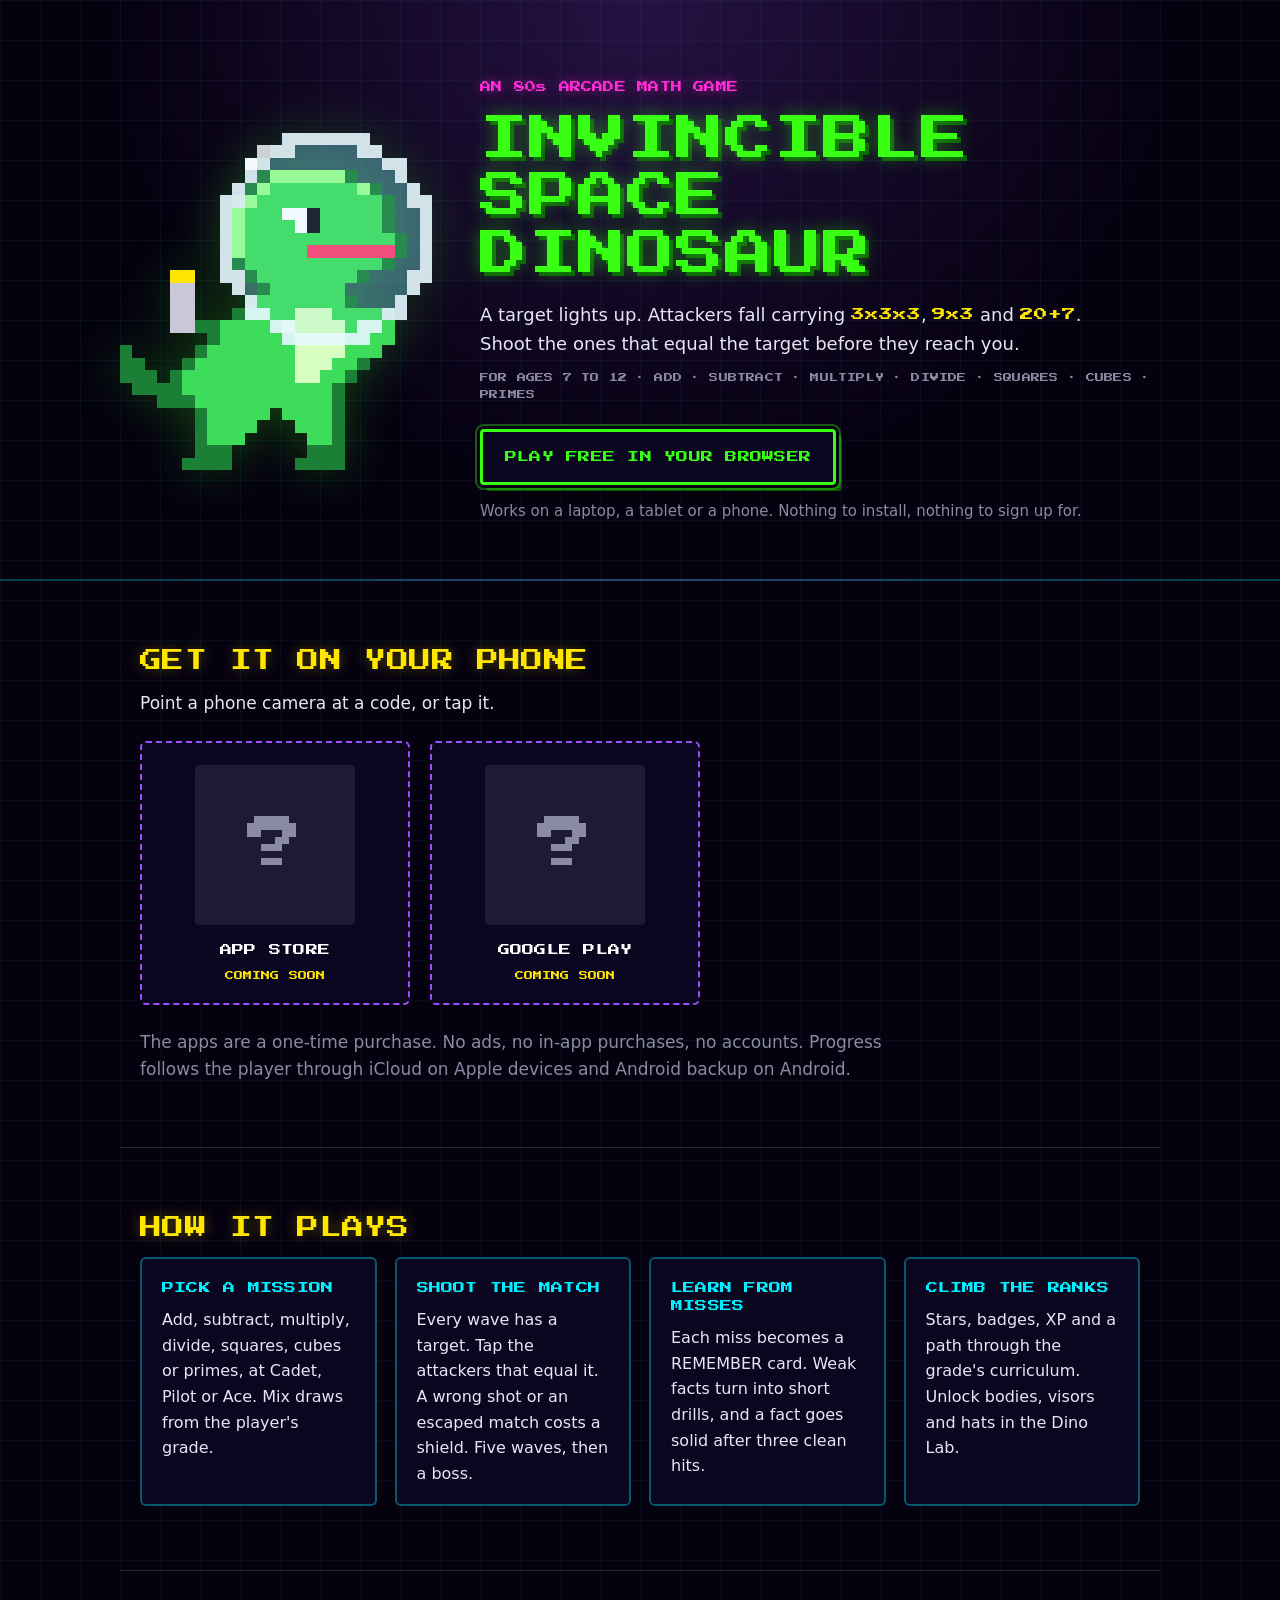
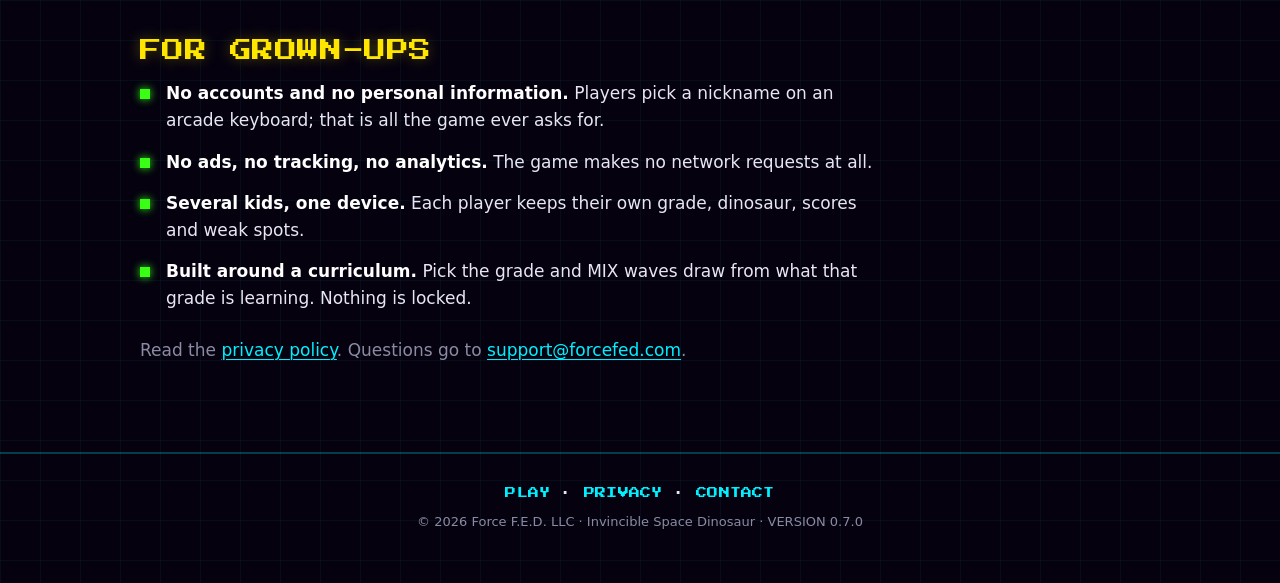
<file: index.html>
<!doctype html>
<html lang="en">
  <head>
    <meta charset="UTF-8" />
    <meta name="viewport" content="width=device-width, initial-scale=1.0" />
    <meta name="theme-color" content="#05010f" />
    <title>Invincible Space Dinosaur</title>
    <meta
      name="description"
      content="An 80s arcade math game for kids 7 to 12. Shoot the attackers that equal the target. Play free in the browser, or get it for iPhone, iPad and Android."
    />
    <link rel="canonical" href="https://invinciblespacedinosaur.com/" />
    <link rel="icon" type="image/png" href="/favicon.png" />
    <link rel="apple-touch-icon" href="/assets/icon-512.png" />
    <meta property="og:type" content="website" />
    <meta property="og:title" content="Invincible Space Dinosaur" />
    <meta property="og:description" content="An 80s arcade math game for kids 7 to 12. Shoot the attackers that equal the target." />
    <meta property="og:url" content="https://invinciblespacedinosaur.com/" />
    <meta property="og:image" content="https://invinciblespacedinosaur.com/assets/icon-512.png" />
    <link rel="preload" href="/assets/press-start-2p.woff2" as="font" type="font/woff2" crossorigin />
    <link rel="stylesheet" href="/assets/site.css" />
  </head>
  <body>
    <a class="skip" href="#main">Skip to content</a>
    <header class="hero">
      <div class="hero-inner">
        <img class="dino" src="/assets/dino.png" width="300" height="324" alt="The Invincible Space Dinosaur, a green pixel-art dinosaur with a sky-blue visor" />
        <div class="hero-text">
          <p class="kicker">AN 80s ARCADE MATH GAME</p>
          <h1>INVINCIBLE<br />SPACE<br />DINOSAUR</h1>
          <p class="tagline">
            A target lights up. Attackers fall carrying <span class="mono">3x3x3</span>, <span class="mono">9x3</span> and
            <span class="mono">20+7</span>. Shoot the ones that equal the target before they reach you.
          </p>
          <p class="age">FOR AGES 7 TO 12 · ADD · SUBTRACT · MULTIPLY · DIVIDE · SQUARES · CUBES · PRIMES</p>
          <a class="button play" href="/play/">PLAY FREE IN YOUR BROWSER</a>
          <p class="hint">Works on a laptop, a tablet or a phone. Nothing to install, nothing to sign up for.</p>
        </div>
      </div>
    </header>

    <main id="main">
      <section class="stores" aria-labelledby="stores-title">
        <h2 id="stores-title">GET IT ON YOUR PHONE</h2>
        <p class="lead">Point a phone camera at a code, or tap it.</p>
        <div class="store-grid">
          <div class="store soon" aria-label="APP STORE: coming soon">
  <span class="qr qr-soon" aria-hidden="true">?</span>
  <span class="store-name">APP STORE</span>
  <span class="store-sub">COMING SOON</span>
</div>
          <div class="store soon" aria-label="GOOGLE PLAY: coming soon">
  <span class="qr qr-soon" aria-hidden="true">?</span>
  <span class="store-name">GOOGLE PLAY</span>
  <span class="store-sub">COMING SOON</span>
</div>
        </div>
        <p class="note">
          The apps are a one-time purchase. No ads, no in-app purchases, no accounts. Progress follows the player through
          iCloud on Apple devices and Android backup on Android.
        </p>
      </section>

      <section class="how" aria-labelledby="how-title">
        <h2 id="how-title">HOW IT PLAYS</h2>
        <div class="cards">
          <article class="card">
            <h3>PICK A MISSION</h3>
            <p>Add, subtract, multiply, divide, squares, cubes or primes, at Cadet, Pilot or Ace. Mix draws from the player's grade.</p>
          </article>
          <article class="card">
            <h3>SHOOT THE MATCH</h3>
            <p>Every wave has a target. Tap the attackers that equal it. A wrong shot or an escaped match costs a shield. Five waves, then a boss.</p>
          </article>
          <article class="card">
            <h3>LEARN FROM MISSES</h3>
            <p>Each miss becomes a REMEMBER card. Weak facts turn into short drills, and a fact goes solid after three clean hits.</p>
          </article>
          <article class="card">
            <h3>CLIMB THE RANKS</h3>
            <p>Stars, badges, XP and a path through the grade's curriculum. Unlock bodies, visors and hats in the Dino Lab.</p>
          </article>
        </div>
      </section>

      <section class="parents" aria-labelledby="parents-title">
        <h2 id="parents-title">FOR GROWN-UPS</h2>
        <ul class="facts">
          <li><strong>No accounts and no personal information.</strong> Players pick a nickname on an arcade keyboard; that is all the game ever asks for.</li>
          <li><strong>No ads, no tracking, no analytics.</strong> The game makes no network requests at all.</li>
          <li><strong>Several kids, one device.</strong> Each player keeps their own grade, dinosaur, scores and weak spots.</li>
          <li><strong>Built around a curriculum.</strong> Pick the grade and MIX waves draw from what that grade is learning. Nothing is locked.</li>
        </ul>
        <p class="note">Read the <a href="/privacy/">privacy policy</a>. Questions go to <a href="mailto:support@forcefed.com">support@forcefed.com</a>.</p>
      </section>
    </main>

    <footer>
      <p>
        <a href="/play/">PLAY</a> · <a href="/privacy/">PRIVACY</a> · <a href="mailto:support@forcefed.com">CONTACT</a>
      </p>
      <p class="fine">© 2026 Force F.E.D. LLC · Invincible Space Dinosaur · VERSION 0.7.0</p>
    </footer>
  </body>
</html>
</file>
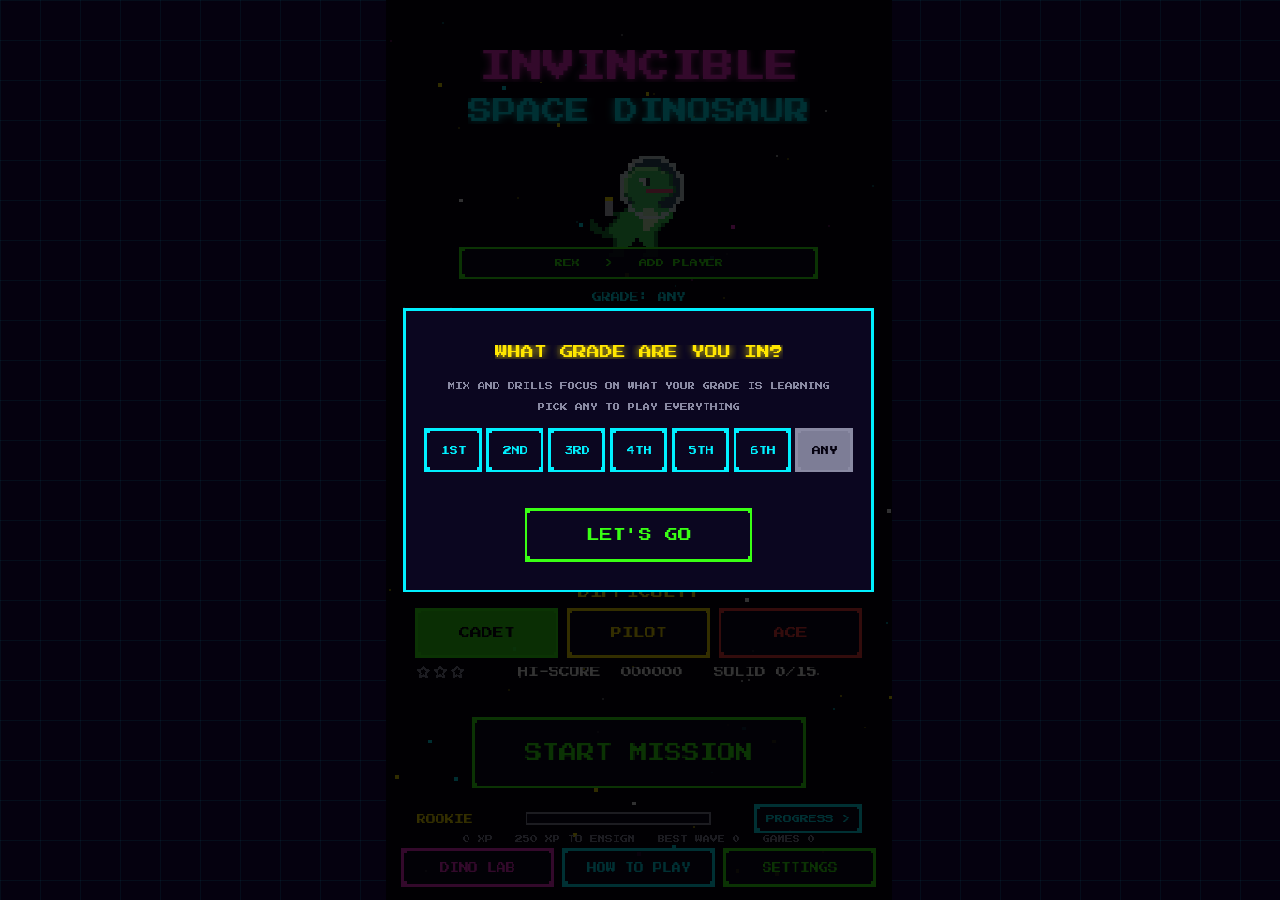
<file: play/index.html>
<!doctype html>
<html lang="en">
  <head>
    <meta charset="UTF-8" />
    <meta name="viewport" content="width=device-width, initial-scale=1.0, viewport-fit=cover, user-scalable=no" />
    <meta name="theme-color" content="#05010f" />
    <meta name="apple-mobile-web-app-capable" content="yes" />
    <meta name="apple-mobile-web-app-status-bar-style" content="black-translucent" />
    <meta name="description" content="An 80s arcade-style math game. You are the Invincible Space Dinosaur. Shoot the attackers that equal the target!" />
    <title>Invincible Space Dinosaur</title>
    <script type="module" crossorigin src="./assets/index-DmnAq3QI.js"></script>
    <link rel="stylesheet" crossorigin href="./assets/index-HtUBLWf1.css">
  </head>
  <body>
    <div id="game"></div>
  </body>
</html>
</file>
<file: assets/site.css>
/* invinciblespacedinosaur.com: the game's palette (src/game/config.ts) and its pixel font for
   headings, a readable system sans for body copy. The game itself is served under /play. */

@font-face {
  font-family: 'Press Start 2P';
  font-style: normal;
  font-weight: 400;
  font-display: swap;
  src: url('/assets/press-start-2p.woff2') format('woff2');
}

:root {
  --bg: #05010f;
  --panel: #0b0620;
  --green: #39ff14;
  --cyan: #00f0ff;
  --magenta: #ff2bd6;
  --yellow: #ffe600;
  --purple: #9d4dff;
  --white: #ffffff;
  --dim: #8a8aa3;
  --text: #e8e6f5;
  --pixel: 'Press Start 2P', 'Courier New', monospace;
  --sans: system-ui, -apple-system, 'Segoe UI', Roboto, Helvetica, Arial, sans-serif;
  --gutter: 20px;
  --max: 1040px;
}

* {
  box-sizing: border-box;
}

html {
  -webkit-text-size-adjust: 100%;
}

body {
  margin: 0;
  min-height: 100vh;
  color: var(--text);
  background-color: var(--bg);
  background-image:
    linear-gradient(rgba(0, 240, 255, 0.05) 1px, transparent 1px),
    linear-gradient(90deg, rgba(0, 240, 255, 0.05) 1px, transparent 1px);
  background-size: 40px 40px;
  font-family: var(--sans);
  font-size: 17px;
  line-height: 1.6;
}

img {
  display: block;
  max-width: 100%;
  height: auto;
}

.dino,
.qr {
  image-rendering: pixelated;
  image-rendering: crisp-edges;
}

a {
  color: var(--cyan);
  text-decoration-thickness: 1px;
  text-underline-offset: 3px;
}

a:hover,
a:focus-visible {
  color: var(--white);
}

:focus-visible {
  outline: 3px solid var(--yellow);
  outline-offset: 3px;
}

.skip {
  position: absolute;
  left: var(--gutter);
  top: -100px;
  padding: 8px 12px;
  background: var(--yellow);
  color: var(--bg);
  font-family: var(--pixel);
  font-size: 11px;
  z-index: 10;
}

.skip:focus {
  top: var(--gutter);
}

h1,
h2,
h3,
.kicker,
.button,
.store-name,
.store-sub,
.age,
footer p:first-child,
.home {
  font-family: var(--pixel);
  font-weight: 400;
  letter-spacing: 0.02em;
  line-height: 1.5;
}

h1 {
  margin: 0;
  color: var(--green);
  font-size: clamp(26px, 5.4vw, 48px);
  line-height: 1.2;
  text-shadow: 0 0 18px rgba(57, 255, 20, 0.45), 4px 4px 0 #0a5a06;
}

h2 {
  margin: 0 0 12px;
  color: var(--yellow);
  font-size: clamp(16px, 3vw, 22px);
  text-shadow: 0 0 14px rgba(255, 230, 0, 0.35);
}

h3 {
  margin: 0 0 10px;
  color: var(--cyan);
  font-size: 12px;
}

.kicker {
  margin: 0 0 14px;
  color: var(--magenta);
  font-size: 11px;
  text-shadow: 0 0 12px rgba(255, 43, 214, 0.5);
}

.mono {
  font-family: var(--pixel);
  font-size: 0.75em;
  color: var(--yellow);
  white-space: nowrap;
}

/* ---- Hero ---------------------------------------------------------------------------- */

.hero {
  padding: clamp(32px, 7vw, 80px) var(--gutter) clamp(28px, 5vw, 56px);
  border-bottom: 2px solid rgba(0, 240, 255, 0.25);
  background: radial-gradient(ellipse at 50% 0%, rgba(157, 77, 255, 0.22), transparent 60%);
}

.hero-inner {
  max-width: var(--max);
  margin: 0 auto;
  display: grid;
  grid-template-columns: minmax(0, 1fr);
  gap: 28px;
  align-items: center;
  justify-items: center;
  text-align: center;
}

.dino {
  width: clamp(156px, 34vw, 312px);
  filter: drop-shadow(0 0 24px rgba(57, 255, 20, 0.25));
}

.dino.small {
  width: 156px;
  margin: 0 auto 20px;
}

@media (prefers-reduced-motion: no-preference) {
  .hero .dino {
    animation: hover 3.2s ease-in-out infinite;
  }
  @keyframes hover {
    0%,
    100% {
      transform: translateY(0);
    }
    50% {
      transform: translateY(-10px);
    }
  }
}

.tagline {
  max-width: 34em;
  margin: 18px auto 10px;
  font-size: 18px;
}

.age {
  margin: 0 0 26px;
  color: var(--dim);
  font-size: 9px;
  line-height: 1.9;
}

.hint {
  margin: 14px 0 0;
  color: var(--dim);
  font-size: 15px;
}

@media (min-width: 760px) {
  .hero-inner {
    grid-template-columns: auto minmax(0, 1fr);
    gap: 48px;
    justify-items: start;
    text-align: left;
  }
  .tagline {
    margin-left: 0;
  }
}

/* ---- Buttons --------------------------------------------------------------------------- */

.button {
  display: inline-block;
  padding: 16px 22px;
  border: 3px solid var(--green);
  border-radius: 4px;
  background: var(--panel);
  color: var(--green);
  font-size: 12px;
  text-decoration: none;
  box-shadow: 0 0 0 3px var(--bg), 0 0 0 5px rgba(57, 255, 20, 0.35), 6px 6px 0 #0a5a06;
  transition: transform 0.08s ease, box-shadow 0.08s ease;
}

.button:hover,
.button:focus-visible {
  color: var(--bg);
  background: var(--green);
}

.button:active {
  transform: translate(3px, 3px);
  box-shadow: 0 0 0 3px var(--bg), 0 0 0 5px rgba(57, 255, 20, 0.35), 3px 3px 0 #0a5a06;
}

/* ---- Sections -------------------------------------------------------------------------- */

main > section {
  max-width: var(--max);
  margin: 0 auto;
  padding: clamp(36px, 6vw, 64px) var(--gutter);
}

main > section + section {
  border-top: 1px solid rgba(138, 138, 163, 0.25);
}

.lead {
  margin: 0 0 24px;
}

.note {
  max-width: 44em;
  margin: 24px 0 0;
  color: var(--dim);
}

/* Store tiles */

.store-grid {
  display: grid;
  grid-template-columns: repeat(auto-fit, minmax(220px, 1fr));
  gap: 20px;
  max-width: 560px;
}

.store {
  display: flex;
  flex-direction: column;
  align-items: center;
  gap: 10px;
  padding: 22px 18px 20px;
  border: 2px solid var(--purple);
  border-radius: 6px;
  background: var(--panel);
  color: var(--white);
  text-decoration: none;
  box-shadow: 0 0 22px rgba(157, 77, 255, 0.2);
}

a.store:hover,
a.store:focus-visible {
  border-color: var(--cyan);
  box-shadow: 0 0 26px rgba(0, 240, 255, 0.3);
}

.qr {
  width: 160px;
  height: 160px;
  padding: 6px;
  border-radius: 4px;
  background: var(--white);
}

.qr-soon {
  display: grid;
  place-items: center;
  background: rgba(138, 138, 163, 0.15);
  color: var(--dim);
  font-family: var(--pixel);
  font-size: 56px;
}

.store-name {
  margin-top: 6px;
  font-size: 12px;
}

.store-sub {
  color: var(--dim);
  font-size: 9px;
}

.store.soon {
  border-style: dashed;
  box-shadow: none;
}

.store.soon .store-sub {
  color: var(--yellow);
}

/* Cards */

.cards {
  display: grid;
  grid-template-columns: repeat(auto-fit, minmax(220px, 1fr));
  gap: 18px;
}

.card {
  padding: 20px 20px 18px;
  border: 2px solid rgba(0, 240, 255, 0.35);
  border-radius: 6px;
  background: var(--panel);
}

.card p {
  margin: 0;
  font-size: 16px;
}

/* Facts for grown-ups */

.facts {
  max-width: 44em;
  margin: 0;
  padding: 0;
  list-style: none;
}

.facts li {
  position: relative;
  margin: 0 0 14px;
  padding-left: 26px;
}

.facts li::before {
  content: '';
  position: absolute;
  left: 0;
  top: 9px;
  width: 10px;
  height: 10px;
  background: var(--green);
  box-shadow: 0 0 8px var(--green);
}

.facts strong {
  color: var(--white);
}

/* ---- Footer ---------------------------------------------------------------------------- */

footer {
  margin-top: 24px;
  padding: 32px var(--gutter) 40px;
  border-top: 2px solid rgba(0, 240, 255, 0.25);
  text-align: center;
}

footer p {
  margin: 0 0 10px;
}

footer p:first-child {
  font-size: 11px;
}

footer p:first-child a {
  text-decoration: none;
}

.fine {
  color: var(--dim);
  font-size: 13px;
}

/* ---- Document pages (privacy, 404) ----------------------------------------------------- */

.doc-header {
  padding: 18px var(--gutter);
  border-bottom: 2px solid rgba(0, 240, 255, 0.25);
}

.home {
  display: inline-flex;
  align-items: center;
  gap: 12px;
  color: var(--green);
  font-size: 11px;
  text-decoration: none;
}

.home img {
  border-radius: 4px;
}

.prose {
  max-width: 44em;
  margin: 0 auto;
  padding: clamp(32px, 6vw, 56px) var(--gutter) 24px;
}

.prose h1 {
  font-family: var(--sans);
  font-weight: 700;
  font-size: clamp(26px, 4.5vw, 36px);
  color: var(--white);
  text-shadow: none;
}

.prose h2 {
  margin: 36px 0 12px;
  font-size: 13px;
}

.prose p,
.prose li,
.prose dd {
  font-size: 17px;
}

.prose ul {
  padding-left: 22px;
}

.prose li {
  margin-bottom: 8px;
}

.prose dt {
  margin-top: 14px;
  color: var(--white);
  font-weight: 700;
}

.prose dd {
  margin: 4px 0 0;
}

.effective {
  color: var(--dim);
  font-size: 15px;
}

.center {
  text-align: center;
}
</file>
<file: play/assets/index-HtUBLWf1.css>
@font-face{font-family:"Press Start 2P";font-style:normal;font-display:swap;font-weight:400;src:url(./press-start-2p-cyrillic-ext-400-normal-CIYZrvmP.woff2) format("woff2"),url(./press-start-2p-cyrillic-ext-400-normal-B5Ckvkit.woff) format("woff");unicode-range:U+0460-052F,U+1C80-1C8A,U+20B4,U+2DE0-2DFF,U+A640-A69F,U+FE2E-FE2F}@font-face{font-family:"Press Start 2P";font-style:normal;font-display:swap;font-weight:400;src:url(./press-start-2p-cyrillic-400-normal-DBn7fddJ.woff2) format("woff2"),url(./press-start-2p-cyrillic-400-normal-CbE56R3Y.woff) format("woff");unicode-range:U+0301,U+0400-045F,U+0490-0491,U+04B0-04B1,U+2116}@font-face{font-family:"Press Start 2P";font-style:normal;font-display:swap;font-weight:400;src:url(./press-start-2p-greek-400-normal-DQfalijU.woff2) format("woff2"),url(./press-start-2p-greek-400-normal-BR_lG5n9.woff) format("woff");unicode-range:U+0370-0377,U+037A-037F,U+0384-038A,U+038C,U+038E-03A1,U+03A3-03FF}@font-face{font-family:"Press Start 2P";font-style:normal;font-display:swap;font-weight:400;src:url(./press-start-2p-latin-ext-400-normal-DpfYvR5A.woff2) format("woff2"),url(./press-start-2p-latin-ext-400-normal-DBgyq7ky.woff) format("woff");unicode-range:U+0100-02BA,U+02BD-02C5,U+02C7-02CC,U+02CE-02D7,U+02DD-02FF,U+0304,U+0308,U+0329,U+1D00-1DBF,U+1E00-1E9F,U+1EF2-1EFF,U+2020,U+20A0-20AB,U+20AD-20C0,U+2113,U+2C60-2C7F,U+A720-A7FF}@font-face{font-family:"Press Start 2P";font-style:normal;font-display:swap;font-weight:400;src:url(./press-start-2p-latin-400-normal-_wFEWmAB.woff2) format("woff2"),url(./press-start-2p-latin-400-normal-KLytu4cr.woff) format("woff");unicode-range:U+0000-00FF,U+0131,U+0152-0153,U+02BB-02BC,U+02C6,U+02DA,U+02DC,U+0304,U+0308,U+0329,U+2000-206F,U+20AC,U+2122,U+2191,U+2193,U+2212,U+2215,U+FEFF,U+FFFD}:root{--sat: env(safe-area-inset-top, 0px);--sab: env(safe-area-inset-bottom, 0px)}html,body{margin:0;padding:0;height:100%;background:#05010f;overflow:hidden;touch-action:none;-webkit-user-select:none;user-select:none;-webkit-touch-callout:none;overscroll-behavior:none}body{background-color:#05010f;background-image:linear-gradient(rgba(0,240,255,.05) 1px,transparent 1px),linear-gradient(90deg,rgba(0,240,255,.05) 1px,transparent 1px);background-size:40px 40px}#game{width:100%;height:100%}#game canvas{display:block;image-rendering:pixelated;image-rendering:crisp-edges}
</file>
